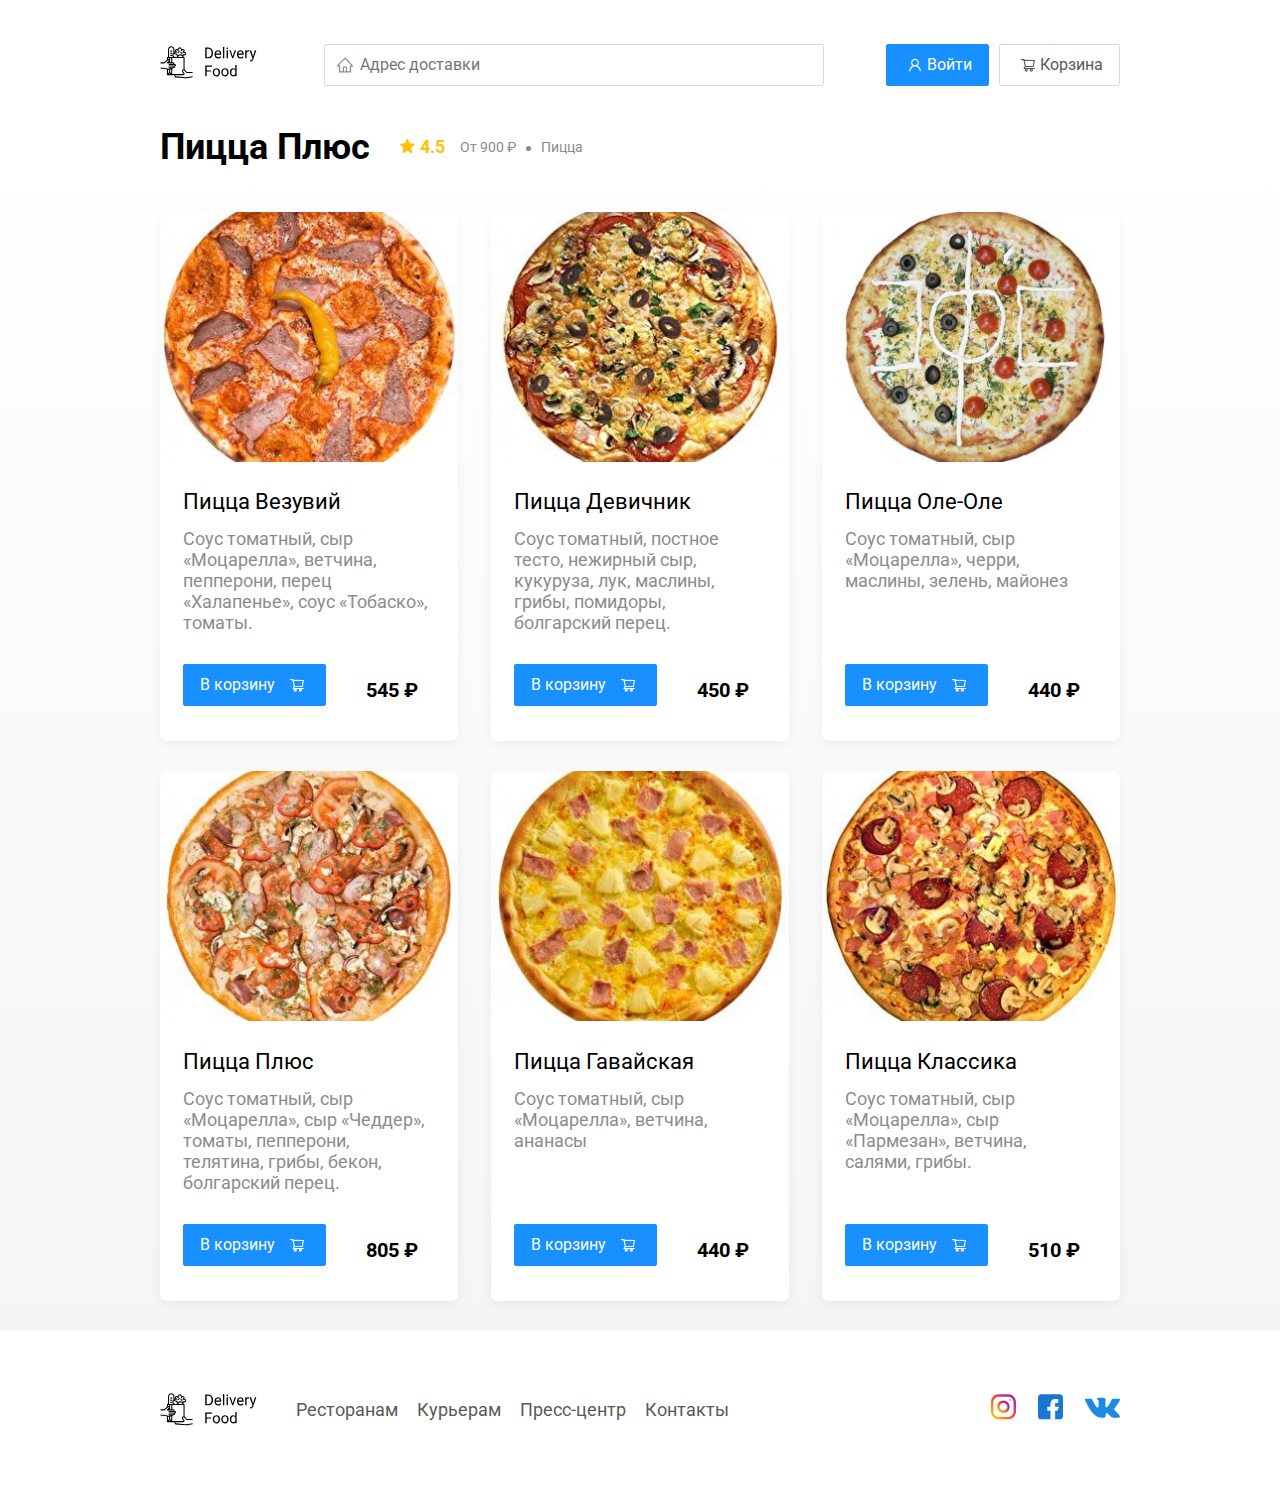
<file: restaurant.html>
<!DOCTYPE html>
<html lang="ru">
<head>
	<meta charset="UTF-8"/>
	<meta name="viewport" content="width=device-width, initial-scale=1.0"/>
	<title>PizzaBurger — доставка еды на дом</title>
	<link
			href="https://fonts.googleapis.com/css?family=Roboto:400,700&display=swap&subset=cyrillic"
			rel="stylesheet"
	/>
	<link rel="stylesheet" href="css/normalize.css"/>
	<link rel="stylesheet" href="css/style.css"/>
</head>
<body>
	<div class="container">
		<header class="header">
			<a href="index.html" class="logo">
				<img src="img/icon/logo.svg" alt="Logo"/>
			</a>
			<label class="address">
				<input type="text" class="input input-address" placeholder="Адрес доставки"/>
			</label>
			<div class="buttons">
				<button class="button button-primary button-auth">
					<span class="button-auth-svg"></span>
					<span class="button-text">Войти</span>
				</button>
				<button class="button" id="cart-button">
					<span class="button-cart-svg"></span>
					<span class="button-text">Корзина</span>
				</button>
			</div>
		</header>
	</div>
	<!-- /.container  -->

	<main class="main">
		<div class="container">
			<section class="menu">
				<div class="section-heading">
					<h2 class="section-title restaurant-title">Пицца Плюс</h2>
					<div class="card-info">
						<div class="rating">
							4.5
						</div>
						<div class="price">От 900 ₽</div>
						<div class="category">Пицца</div>
					</div>
					<!-- /.card-info -->
				</div>
				<div class="cards cards-menu">
					<div class="card">
						<img src="img/pizza-plus/pizza-vesuvius.jpg" alt="image" class="card-image"/>
						<div class="card-text">
							<div class="card-heading">
								<h3 class="card-title card-title-reg">Пицца Везувий</h3>
							</div>
							<!-- /.card-heading -->
							<div class="card-info">
								<div class="ingredients">Соус томатный, сыр «Моцарелла», ветчина, пепперони, перец
								                         «Халапенье», соус «Тобаско», томаты.
								</div>
							</div>
							<!-- /.card-info -->
							<div class="card-buttons">
								<button class="button button-primary button-add-cart">
									<span class="button-card-text">В корзину</span>
									<span class="button-cart-svg"></span>
								</button>
								<strong class="card-price-bold">545 ₽</strong>
							</div>
						</div>
						<!-- /.card-text -->
					</div>
					<!-- /.card -->

					<div class="card">
						<img src="img/pizza-plus/pizza-girls.jpg" alt="image" class="card-image"/>
						<div class="card-text">
							<div class="card-heading">
								<h3 class="card-title card-title-reg">Пицца Девичник</h3>
							</div>
							<!-- /.card-heading -->
							<div class="card-info">
								<div class="ingredients">Соус томатный, постное тесто, нежирный сыр, кукуруза, лук, маслины,
								                         грибы, помидоры, болгарский перец.
								</div>
							</div>
							<!-- /.card-info -->
							<div class="card-buttons">
								<button class="button button-primary button-add-cart">
									<span class="button-card-text">В корзину</span>
									<span class="button-cart-svg"></span>
								</button>
								<strong class="card-price-bold">450 ₽</strong>
							</div>
						</div>
						<!-- /.card-text -->
					</div>
					<!-- /.card -->

					<div class="card">
						<img src="img/pizza-plus/pizza-oleole.jpg" alt="image" class="card-image"/>
						<div class="card-text">
							<div class="card-heading">
								<h3 class="card-title card-title-reg">Пицца Оле-Оле</h3>
							</div>
							<!-- /.card-heading -->
							<div class="card-info">
								<div class="ingredients">Соус томатный, сыр «Моцарелла», черри, маслины, зелень, майонез
								</div>
							</div>
							<!-- /.card-info -->
							<div class="card-buttons">
								<button class="button button-primary button-add-cart">
									<span class="button-card-text">В корзину</span>
									<span class="button-cart-svg"></span>
								</button>
								<strong class="card-price-bold">440 ₽</strong>
							</div>
						</div>
						<!-- /.card-text -->
					</div>
					<!-- /.card -->

					<div class="card">
						<img src="img/pizza-plus/pizza-plus.jpg" alt="image" class="card-image"/>
						<div class="card-text">
							<div class="card-heading">
								<h3 class="card-title card-title-reg">Пицца Плюс</h3>
							</div>
							<!-- /.card-heading -->
							<div class="card-info">
								<div class="ingredients">Соус томатный, сыр «Моцарелла», сыр «Чеддер», томаты, пепперони,
								                         телятина, грибы, бекон, болгарский перец.
								</div>
							</div>
							<!-- /.card-info -->
							<div class="card-buttons">
								<button class="button button-primary button-add-cart">
									<span class="button-card-text">В корзину</span>
									<span class="button-cart-svg"></span>
								</button>
								<strong class="card-price-bold">805 ₽</strong>
							</div>
						</div>
						<!-- /.card-text -->
					</div>
					<!-- /.card -->

					<div class="card">
						<img src="img/pizza-plus/pizza-hawaiian.jpg" alt="image" class="card-image"/>
						<div class="card-text">
							<div class="card-heading">
								<h3 class="card-title card-title-reg">Пицца Гавайская</h3>
							</div>
							<!-- /.card-heading -->
							<div class="card-info">
								<div class="ingredients">Соус томатный, сыр «Моцарелла», ветчина, ананасы</div>
							</div>
							<!-- /.card-info -->
							<div class="card-buttons">
								<button class="button button-primary button-add-cart">
									<span class="button-card-text">В корзину</span>
									<span class="button-cart-svg"></span>
								</button>
								<strong class="card-price-bold">440 ₽</strong>
							</div>
						</div>
						<!-- /.card-text -->
					</div>
					<!-- /.card -->

					<div class="card">
						<img src="img/pizza-plus/pizza-classic.jpg" alt="image" class="card-image"/>
						<div class="card-text">
							<div class="card-heading">
								<h3 class="card-title card-title-reg">Пицца Классика</h3>
							</div>
							<!-- /.card-heading -->
							<div class="card-info">
								<div class="ingredients">Соус томатный, сыр «Моцарелла», сыр «Пармезан», ветчина, салями,
								                         грибы.
								</div>
							</div>
							<!-- /.card-info -->
							<div class="card-buttons">
								<button class="button button-primary button-add-cart">
									<span class="button-card-text">В корзину</span>
									<span class="button-cart-svg"></span>
								</button>
								<strong class="card-price-bold">510 ₽</strong>
							</div>
						</div>
						<!-- /.card-text -->
					</div>
					<!-- /.card -->
				</div>
				<!-- /.cards -->
			</section>
		</div>
		<!-- /.container -->
	</main>

	<footer class="footer">
		<div class="container">
			<div class="footer-block">
				<img src="img/icon/logo.svg" alt="logo" class="logo footer-logo"/>
				<nav class="footer-nav">
					<a href="#" class="footer-link">Ресторанам </a>
					<a href="#" class="footer-link">Курьерам</a>
					<a href="#" class="footer-link">Пресс-центр</a>
					<a href="#" class="footer-link">Контакты</a>
				</nav>
				<div class="social-links">
					<a href="#" class="social-link"><img src="img/social/instagram.svg" alt="instagram"/></a>
					<a href="#" class="social-link"><img src="img/social/fb.svg" alt="facebook"/></a>
					<a href="#" class="social-link"><img src="img/social/vk.svg" alt="vk"/></a>
				</div>
				<!-- /.social-links -->
			</div>
			<!-- /.footer-block -->
		</div>
	</footer>

	<div class="modal modal-cart">
		<div class="modal-dialog">
			<div class="modal-header">
				<h3 class="modal-title">Корзина</h3>
				<button class="close">&times;</button>
			</div>
			<!-- /.modal-header -->
			<div class="modal-body">
				<div class="food-row">
					<span class="food-name">Ролл угорь стандарт</span>
					<strong class="food-price">250 ₽</strong>
					<div class="food-counter">
						<button class="counter-button">-</button>
						<span class="counter">1</span>
						<button class="counter-button">+</button>
					</div>
				</div>
				<!-- /.foods-row -->
				<div class="food-row">
					<span class="food-name">Ролл угорь стандарт</span>
					<strong class="food-price">250 ₽</strong>
					<div class="food-counter">
						<button class="counter-button">-</button>
						<span class="counter">1</span>
						<button class="counter-button">+</button>
					</div>
				</div>
				<!-- /.foods-row -->
				<div class="food-row">
					<span class="food-name">Ролл угорь стандарт</span>
					<strong class="food-price">250 ₽</strong>
					<div class="food-counter">
						<button class="counter-button">-</button>
						<span class="counter">1</span>
						<button class="counter-button">+</button>
					</div>
				</div>
				<!-- /.foods-row -->
				<div class="food-row">
					<span class="food-name">Ролл угорь стандарт</span>
					<strong class="food-price">250 ₽</strong>
					<div class="food-counter">
						<button class="counter-button">-</button>
						<span class="counter">1</span>
						<button class="counter-button">+</button>
					</div>
				</div>
				<!-- /.foods-row -->
			</div>
			<!-- /.modal-body -->
			<div class="modal-footer">
				<span class="modal-pricetag">1250 ₽</span>
				<div class="footer-buttons">
					<button class="button button-primary">Оформить заказ</button>
					<button class="button clear-cart">Отмена</button>
				</div>
			</div>
			<!-- /.modal-footer -->
		</div>
		<!-- /.modal-dialog -->
	</div>


	<script src="js/main.js"></script>
</body>
</html>
</file>
<file: css/style.css>
* {
    box-sizing: border-box;
}

body {
    font-family: "Roboto", sans-serif;
    padding-top: 44px;
}

a,
button {
    cursor: pointer;
    color: inherit;
}

.hide {
    display: none;
}

.container {
    max-width: 1200px;
    margin: auto;
}

.header {
    display: flex;
    align-items: center;
    justify-content: space-between;
    margin-bottom: 40px;
}

.input {
    background-color: #ffffff;
    border: 1px solid #d9d9d9;
    border-radius: 2px;
    font-size: 16px;
    line-height: 24px;
    padding: 8px 8px 8px 35px;
    background-repeat: no-repeat;
    background-position: left 11px center;
}

.address {
    flex: 0.8;
}

.input-address {
    width: 100%;
    background-image: url(../img/icon/home.svg);
}

.search {
    margin-left: auto;
}

.input-search {
    width: 300px;
    background-image: url(../img/icon/search.svg);

}

.buttons {
    display: flex;
    align-items: center;
}

.button {
    display: flex;
    align-items: center;
    padding: 8px 16px;
    background: #ffffff;
    border: 1px solid #d9d9d9;
    box-sizing: border-box;
    box-shadow: 0 0 2px rgba(0, 0, 0, 0.0015);
    border-radius: 2px;
    color: #595959;
    font-size: 16px;
    line-height: 24px;
}

.button:hover {
    background: #1890ff;
    border: 1px solid #1890ff;
    color: #fff;
}


.button-primary {
    background: #1890ff;
    border: 1px solid #1890ff;
    color: #fff;
    margin-right: 10px;
}

.button-primary:hover {
    background: #ffffff;
    border: 1px solid #d9d9d9;
    color: #595959;
}

.button-icon {
    margin-right: 6px;
}

.button-card-text {
    margin-right: 10px;
}

.button-auth {
    background-position: 20px 13px;
}

.button-primary .button-auth-svg {
    width: 24px;
    height: 24px;
    background-color: #fff;
    -webkit-mask: url("../img/icon/user.svg") no-repeat 50% 50%;
    mask: url("../img/icon/user.svg") no-repeat 50% 50%;
    background-repeat: no-repeat;
}

.button-primary:hover .button-auth-svg {
    background-color: #595959;
}

.button .button-cart-svg {
    width: 24px;
    height: 24px;
    background-color: #595959;
    -webkit-mask: url("../img/icon/shopping-cart.svg") no-repeat 50% 50%;
    mask: url("../img/icon/shopping-cart.svg") no-repeat 50% 50%;
    background-repeat: no-repeat;
}

.button-primary .button-cart-svg {
    background-color: #fff;
}

.button:hover .button-cart-svg {
    background-color: #fff;
}

.button-primary:hover .button-cart-svg {
    background-color: #595959;
}

.button-cart {
    display: none;
    margin: 0 5px;
}

.button-out {
    display: none;
    margin: 0 5px;
}

.user-name {
    display: none;
    margin-right: 20px;
    font-weight: bold;
    font-size: 18px;
}

.promo-slider {

    width: 600px;
    height: 300px;

}

.promo {
    box-shadow: 0 7px 12px rgba(158, 158, 163, 0.1);
    border-radius: 10px;
    padding: 68px 70px;
    margin-bottom: 56px;
}

.pizza {
    background: #fff1b8 url(../img/promo/pizza.png) no-repeat top -100px right -250px / 830px
}

.kebab {
    background: #D6E4FF url(../img/promo/kebab.png) no-repeat top 45px right 40px / 450px;
}

.vegetables {
    background: #FFF566 url(../img/promo/vegetables.png) no-repeat top 0 right 0 / 825px
}

.sushi {
    background: #FFF1F0 url(../img/promo/sushi.png) no-repeat top 10px right 15px / 500px
}

.promo-title {
    font-style: normal;
    font-weight: bold;
    font-size: 39px;
    line-height: 46px;
    color: #302c34;
}

.promo-text {
    font-style: normal;
    font-weight: normal;
    font-size: 24px;
    line-height: 28px;
    color: #302c34;
    max-width: 538px;
}

.main {
    background: linear-gradient(180deg, rgba(245, 245, 245, 0) 1.04%, #f5f5f5 100%);
}

.section-heading {
    display: flex;
    align-items: center;
    margin-bottom: 44px;
}

.section-title {
    font-style: normal;
    font-weight: bold;
    font-size: 36px;
    line-height: 42px;
    margin: 0 30px 0 0;
    color: #000000;
}

.cards {
    display: flex;
    align-items: flex-start;
    justify-content: space-between;
    flex-wrap: wrap;
}

.card {
    background: #ffffff;
    box-shadow: 0 4px 12px rgba(0, 0, 0, 0.05);
    border-radius: 7px;
    overflow: hidden;
    margin-bottom: 30px;
    flex-basis: 31%;
    text-decoration: none;

}

.card-restaurant {
    cursor: pointer
}

.card-image {
    width: 100%;
    height: 250px;
    object-fit: cover;
}


.card-text {
    padding: 20px 23px 35px;
    min-height: 275px;
    display: flex;
    flex-direction: column;
}



.restaurants .card-text {
    min-height: auto;
}

.card-heading {
    display: flex;
    align-items: center;
    justify-content: space-between;
    margin-bottom: 10px;
}

.card-title {
    margin: 0;
    font-style: normal;
    font-weight: bold;
    font-size: 22px;
    line-height: 32px;
}

.card-title-reg {
    font-weight: 400;
}

.card-tag {
    font-style: normal;
    font-weight: normal;
    font-size: 12px;
    line-height: 20px;
    color: #ffffff;
    background: #262626;
    border-radius: 2px;
    padding: 1px 8px;
}

.card-info {
    display: flex;
    align-items: center;
    flex-wrap: wrap;
}

.card-buttons {
    display: flex;
    margin-top: 24px;
    flex-grow: 1;
    align-items: flex-end;
}

.card-price-bold {
    font-weight: bold;
    font-size: 20px;
    line-height: 32px;
    margin-left: 30px;
}

.rating {
    background-image: url("../img/icon/rating.svg");
    background-repeat: no-repeat;
    background-position: 0 7px;
    padding-left: 20px;
    margin-right: 26px;
    color: #ffc107;
    font-weight: bold;
    font-size: 18px;
    line-height: 32px;
}

.price,
.category {
    color: #8c8c8c;
    font-size: 18px;
    line-height: 32px;
}

.price {
    margin-right: 10px;
}

.ingredients {
    color: #8c8c8c;
    font-size: 18px;
    line-height: 21px;
}

.category {
    text-overflow: ellipsis;
    overflow: hidden;
    white-space: nowrap;
    max-width: 150px;
}

.price:after {
    content: "";
    width: 5px;
    height: 5px;
    background-color: #8c8c8c;
    display: inline-block;
    vertical-align: middle;
    border-radius: 50%;
    margin-left: 10px;
}

.footer {
    padding: 60px 0;
}

.footer-block {
    display: flex;
    align-items: center;
    justify-content: space-between;
}

.footer-nav {
    margin-left: 35px;
    margin-right: auto;
}

.footer-link {
    display: inline-block;
    color: #595959;
    font-style: normal;
    font-weight: normal;
    font-size: 18px;
    line-height: 21px;
    text-decoration: none;
}

.footer-link:not(:last-child) {
    margin-right: 15px;
}

.social-links {
    display: flex;
    align-items: center;
}

.social-link:not(:last-child) {
    margin-right: 21px;
}

.modal {
    position: fixed;
    left: 0;
    top: 0;
    width: 100%;
    height: 100%;
    background: rgba(0, 0, 0, 0.4);
    display: none;
    z-index: 999;
}

.modal-auth {
    position: fixed;
    left: 0;
    top: 0;
    width: 100%;
    height: 100%;
    background: rgba(0, 0, 0, 0.4);
    display: none;
    z-index: 999;
}

.is-open {
    display: flex;
}

.modal-dialog {
    max-width: 780px;
    width: 95%;
    background: #ffffff;
    border-radius: 5px;
    margin: auto;
    padding: 40px 45px;
}

.modal-dialog-auth {
    width: auto;
    position: relative;
}

.label-auth {
    display: block;
    margin: 30px;
}

.label-auth span {
    width: 80px;
    display: inline-block;
}

.modal-header {
    display: flex;
    align-items: center;
    justify-content: space-between;
    margin-bottom: 45px;
}

.modal-title {
    margin: 0;
    font-weight: bold;
    font-size: 36px;
    line-height: 42px;
}

.close {
    font-size: 36px;
    border: none;
    background-color: transparent;
}

.close-auth {
    font-size: 36px;
    border: none;
    background-color: transparent;
    position: absolute;
    top: 10px;
    right: 20px;
}

.modal-body {
    margin-bottom: 22px;
}

.food-row {
    display: flex;
    align-items: flex-start;
    justify-content: space-between;
    padding-bottom: 8px;
    border-bottom: 1px solid #d9d9d9;
    margin-bottom: 15px;
}

.food-name {
    font-weight: normal;
    font-size: 18px;
    line-height: 32px;
}

.food-price {
    margin-left: auto;
    margin-right: 47px;
    font-weight: bold;
    font-size: 20px;
    line-height: 32px;
}

.food-counter {
    display: flex;
    align-items: center;
}

.counter-button {
    display: flex;
    align-items: center;
    justify-content: center;
    width: 39px;
    height: 32px;
    background: #ffffff;
    border: 1px solid #40a9ff;
    box-sizing: border-box;
    border-radius: 2px;
    font-weight: normal;
    font-size: 14px;
    line-height: 22px;
    color: #40a9ff;
}

.counter-button:hover {
    background: #40a9ff;
    border: 1px solid #ffffff;
    color: #ffffff;
}

.counter {
    font-size: 16px;
    line-height: 24px;
    margin-left: 10px;
    margin-right: 10px;
}

.modal-footer {
    display: flex;
    align-items: center;
    justify-content: space-between;
}

.modal-auth .modal-footer {
    justify-content: flex-end;
}

.footer-buttons {
    display: flex;
    align-items: center;
}

.modal-pricetag {
    background: #262626;
    border-radius: 5px;
    color: #ffffff;
    padding: 15px 20px;
    font-size: 20px;
    line-height: 23px;
}

@media (max-width: 1366px) {
    .container {
        max-width: 960px;
    }

    .pizza {
        background-position: center right -300px;
        background-size: 750px;
    }


    .kebab {
        background-position: top -5px right -93px;
        background-size: 530px;
    }

    .vegetables {
        background-position: top 0 right -93px;
        background-size: 820px;
    }

    .sushi {
        background-position: center right -90px;
    }

    .rating {
        margin-right: 15px;
    }

    .category,
    .price {
        font-size: 14px;
    }
}

@media (max-width: 992px) {
    .container {
        max-width: 750px;
    }



    .pizza {
        padding: 50px;
        background-size: 500px;
        background-position: center right -200px;
    }


    .kebab {
        background-position: top 55px right -100px;
        background-size: 385px;
    }

    .vegetables {
        background-position: top 0 right -280px;
        background-size: 810px;
    }

    .sushi {
        background-position: top 30px right -175px;
    }



    .promo-text {
        font-size: 18px;
        max-width: 400px;
    }

    .card {
        flex-basis: 49%;
    }

    .footer-link {
        font-size: 16px;
    }
}

@media (max-width: 768px) {
    .container {
        max-width: 560px;
    }

    .card-info {
        flex-wrap: wrap;
    }

    .card .rating {
        flex-basis: 100%;
    }

    .card-title {
        font-size: 18px;
    }

    .card-text {
        min-height: 290px;
    }

    .card-price-bold {
        margin-left: 20px;
    }


    .pizza {
        background-size: 400px;
        background-position: bottom 50px right -200px;
    }


    .kebab {
        background-position: top -5px right -74px;
        background-size: 300px;
    }

    .vegetables {
        background-position: top 0 right -240px;
        background-size: 702px;
    }

    .sushi {
        background-position: top -24px right -75px;
        background-size: 302px;
    }

    .promo-title {
        font-size: 24px;
        line-height: 1.4;
    }

    .promo-text {
        margin-top: 0;
    }
}

@media (max-width: 578px) {
    .container {
        width: 90%;
    }

    .address {
        min-width: 100%;
        order: 1;
    }

    .header {
        flex-wrap: wrap;
    }

    .input-address {
        margin-top: 15px;
        order: 5;
        flex: 1;
    }

    .promo {
        background-image: none;
    }

    .promo-title {
        margin-bottom: 10px;
    }

    .section-title {
        font-size: 20px;
    }

    .card {
        flex-basis: 100%;
    }

    .card-text {
        min-height: auto;
    }

    .card-image {
        width: 100%;
    }

    .footer {
        padding: 30px 0;
    }

    .footer-block {
        align-items: flex-start;
    }

    .footer-nav {
        margin-left: 0;
        margin-right: 0;
        order: 0;
        display: flex;
        flex-direction: column;
    }

    .footer-logo {
        margin-right: 15px;
        order: 1;
    }

    .social-links {
        order: 2;
    }
}

@media (max-width: 480px) {
    .button-text {
        display: none;
    }

    .button-icon {
        margin: 0;
    }

    .user-name {
        margin: 10px;

    }

    .buttons {
        flex-wrap: wrap;
        margin-left: auto;
    }

    .button {
        min-height: 40px;
        padding: 5px 12px;

    }

    .button-out-svg {
        width: 24px;
        height: 24px;
        background-color: #fff;
        -webkit-mask: url(../img/icon/logout.svg) no-repeat 50% 50%;
        mask: url(../img/icon/logout.svg) no-repeat 50% 50%;
        background-repeat: no-repeat;
        -webkit-mask-size: 20px;
        mask-size: 20px;
    }

    .promo {
        padding: 20px;
    }

    .section-heading {
        flex-wrap: wrap;
    }

    .footer-block {
        flex-wrap: wrap;
        flex-direction: column;
        align-items: center;
    }

    .footer-logo {
        order: 0;
        margin-bottom: 20px;
    }

    .footer-nav {
        margin-bottom: 20px;
        text-align: center;
    }

    .footer-link:not(:last-child) {
        margin-right: 0;
    }
}
</file>
